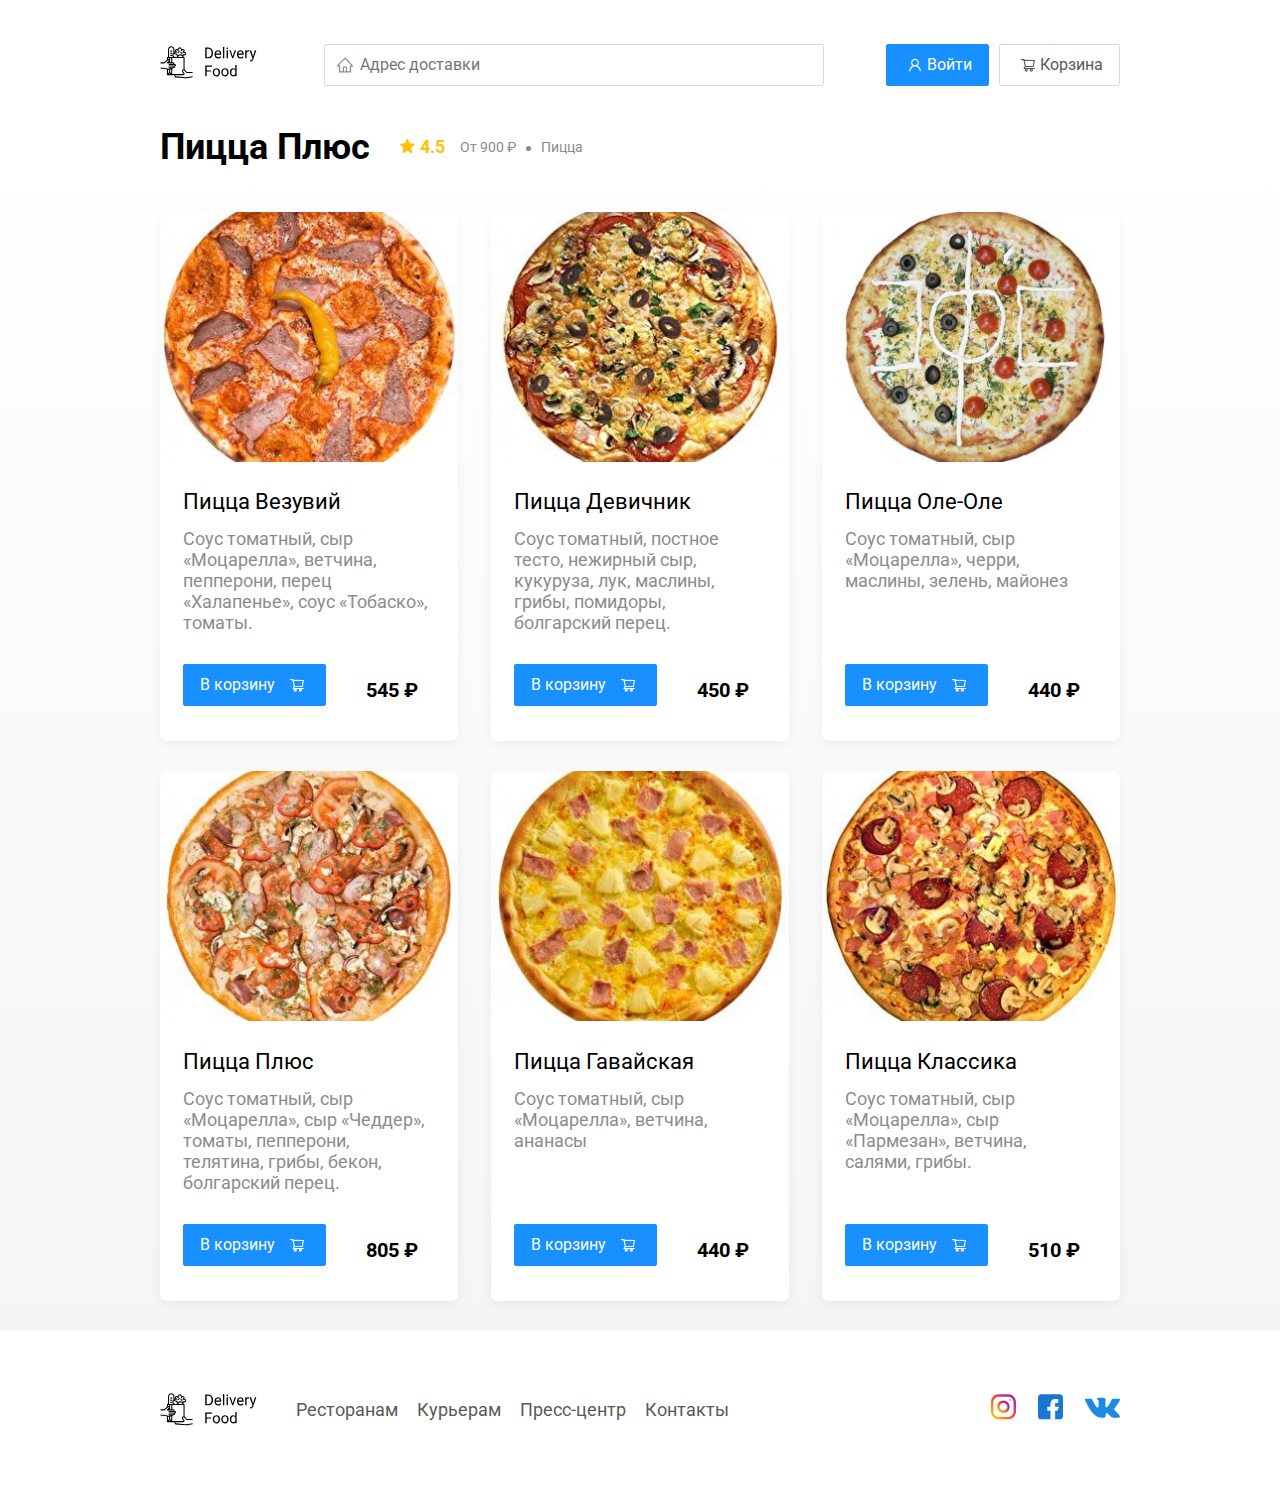
<file: restaurant.html>
<!DOCTYPE html>
<html lang="ru">
<head>
	<meta charset="UTF-8"/>
	<meta name="viewport" content="width=device-width, initial-scale=1.0"/>
	<title>PizzaBurger — доставка еды на дом</title>
	<link
			href="https://fonts.googleapis.com/css?family=Roboto:400,700&display=swap&subset=cyrillic"
			rel="stylesheet"
	/>
	<link rel="stylesheet" href="css/normalize.css"/>
	<link rel="stylesheet" href="css/style.css"/>
</head>
<body>
	<div class="container">
		<header class="header">
			<a href="index.html" class="logo">
				<img src="img/icon/logo.svg" alt="Logo"/>
			</a>
			<label class="address">
				<input type="text" class="input input-address" placeholder="Адрес доставки"/>
			</label>
			<div class="buttons">
				<button class="button button-primary button-auth">
					<span class="button-auth-svg"></span>
					<span class="button-text">Войти</span>
				</button>
				<button class="button" id="cart-button">
					<span class="button-cart-svg"></span>
					<span class="button-text">Корзина</span>
				</button>
			</div>
		</header>
	</div>
	<!-- /.container  -->

	<main class="main">
		<div class="container">
			<section class="menu">
				<div class="section-heading">
					<h2 class="section-title restaurant-title">Пицца Плюс</h2>
					<div class="card-info">
						<div class="rating">
							4.5
						</div>
						<div class="price">От 900 ₽</div>
						<div class="category">Пицца</div>
					</div>
					<!-- /.card-info -->
				</div>
				<div class="cards cards-menu">
					<div class="card">
						<img src="img/pizza-plus/pizza-vesuvius.jpg" alt="image" class="card-image"/>
						<div class="card-text">
							<div class="card-heading">
								<h3 class="card-title card-title-reg">Пицца Везувий</h3>
							</div>
							<!-- /.card-heading -->
							<div class="card-info">
								<div class="ingredients">Соус томатный, сыр «Моцарелла», ветчина, пепперони, перец
								                         «Халапенье», соус «Тобаско», томаты.
								</div>
							</div>
							<!-- /.card-info -->
							<div class="card-buttons">
								<button class="button button-primary button-add-cart">
									<span class="button-card-text">В корзину</span>
									<span class="button-cart-svg"></span>
								</button>
								<strong class="card-price-bold">545 ₽</strong>
							</div>
						</div>
						<!-- /.card-text -->
					</div>
					<!-- /.card -->

					<div class="card">
						<img src="img/pizza-plus/pizza-girls.jpg" alt="image" class="card-image"/>
						<div class="card-text">
							<div class="card-heading">
								<h3 class="card-title card-title-reg">Пицца Девичник</h3>
							</div>
							<!-- /.card-heading -->
							<div class="card-info">
								<div class="ingredients">Соус томатный, постное тесто, нежирный сыр, кукуруза, лук, маслины,
								                         грибы, помидоры, болгарский перец.
								</div>
							</div>
							<!-- /.card-info -->
							<div class="card-buttons">
								<button class="button button-primary button-add-cart">
									<span class="button-card-text">В корзину</span>
									<span class="button-cart-svg"></span>
								</button>
								<strong class="card-price-bold">450 ₽</strong>
							</div>
						</div>
						<!-- /.card-text -->
					</div>
					<!-- /.card -->

					<div class="card">
						<img src="img/pizza-plus/pizza-oleole.jpg" alt="image" class="card-image"/>
						<div class="card-text">
							<div class="card-heading">
								<h3 class="card-title card-title-reg">Пицца Оле-Оле</h3>
							</div>
							<!-- /.card-heading -->
							<div class="card-info">
								<div class="ingredients">Соус томатный, сыр «Моцарелла», черри, маслины, зелень, майонез
								</div>
							</div>
							<!-- /.card-info -->
							<div class="card-buttons">
								<button class="button button-primary button-add-cart">
									<span class="button-card-text">В корзину</span>
									<span class="button-cart-svg"></span>
								</button>
								<strong class="card-price-bold">440 ₽</strong>
							</div>
						</div>
						<!-- /.card-text -->
					</div>
					<!-- /.card -->

					<div class="card">
						<img src="img/pizza-plus/pizza-plus.jpg" alt="image" class="card-image"/>
						<div class="card-text">
							<div class="card-heading">
								<h3 class="card-title card-title-reg">Пицца Плюс</h3>
							</div>
							<!-- /.card-heading -->
							<div class="card-info">
								<div class="ingredients">Соус томатный, сыр «Моцарелла», сыр «Чеддер», томаты, пепперони,
								                         телятина, грибы, бекон, болгарский перец.
								</div>
							</div>
							<!-- /.card-info -->
							<div class="card-buttons">
								<button class="button button-primary button-add-cart">
									<span class="button-card-text">В корзину</span>
									<span class="button-cart-svg"></span>
								</button>
								<strong class="card-price-bold">805 ₽</strong>
							</div>
						</div>
						<!-- /.card-text -->
					</div>
					<!-- /.card -->

					<div class="card">
						<img src="img/pizza-plus/pizza-hawaiian.jpg" alt="image" class="card-image"/>
						<div class="card-text">
							<div class="card-heading">
								<h3 class="card-title card-title-reg">Пицца Гавайская</h3>
							</div>
							<!-- /.card-heading -->
							<div class="card-info">
								<div class="ingredients">Соус томатный, сыр «Моцарелла», ветчина, ананасы</div>
							</div>
							<!-- /.card-info -->
							<div class="card-buttons">
								<button class="button button-primary button-add-cart">
									<span class="button-card-text">В корзину</span>
									<span class="button-cart-svg"></span>
								</button>
								<strong class="card-price-bold">440 ₽</strong>
							</div>
						</div>
						<!-- /.card-text -->
					</div>
					<!-- /.card -->

					<div class="card">
						<img src="img/pizza-plus/pizza-classic.jpg" alt="image" class="card-image"/>
						<div class="card-text">
							<div class="card-heading">
								<h3 class="card-title card-title-reg">Пицца Классика</h3>
							</div>
							<!-- /.card-heading -->
							<div class="card-info">
								<div class="ingredients">Соус томатный, сыр «Моцарелла», сыр «Пармезан», ветчина, салями,
								                         грибы.
								</div>
							</div>
							<!-- /.card-info -->
							<div class="card-buttons">
								<button class="button button-primary button-add-cart">
									<span class="button-card-text">В корзину</span>
									<span class="button-cart-svg"></span>
								</button>
								<strong class="card-price-bold">510 ₽</strong>
							</div>
						</div>
						<!-- /.card-text -->
					</div>
					<!-- /.card -->
				</div>
				<!-- /.cards -->
			</section>
		</div>
		<!-- /.container -->
	</main>

	<footer class="footer">
		<div class="container">
			<div class="footer-block">
				<img src="img/icon/logo.svg" alt="logo" class="logo footer-logo"/>
				<nav class="footer-nav">
					<a href="#" class="footer-link">Ресторанам </a>
					<a href="#" class="footer-link">Курьерам</a>
					<a href="#" class="footer-link">Пресс-центр</a>
					<a href="#" class="footer-link">Контакты</a>
				</nav>
				<div class="social-links">
					<a href="#" class="social-link"><img src="img/social/instagram.svg" alt="instagram"/></a>
					<a href="#" class="social-link"><img src="img/social/fb.svg" alt="facebook"/></a>
					<a href="#" class="social-link"><img src="img/social/vk.svg" alt="vk"/></a>
				</div>
				<!-- /.social-links -->
			</div>
			<!-- /.footer-block -->
		</div>
	</footer>

	<div class="modal modal-cart">
		<div class="modal-dialog">
			<div class="modal-header">
				<h3 class="modal-title">Корзина</h3>
				<button class="close">&times;</button>
			</div>
			<!-- /.modal-header -->
			<div class="modal-body">
				<div class="food-row">
					<span class="food-name">Ролл угорь стандарт</span>
					<strong class="food-price">250 ₽</strong>
					<div class="food-counter">
						<button class="counter-button">-</button>
						<span class="counter">1</span>
						<button class="counter-button">+</button>
					</div>
				</div>
				<!-- /.foods-row -->
				<div class="food-row">
					<span class="food-name">Ролл угорь стандарт</span>
					<strong class="food-price">250 ₽</strong>
					<div class="food-counter">
						<button class="counter-button">-</button>
						<span class="counter">1</span>
						<button class="counter-button">+</button>
					</div>
				</div>
				<!-- /.foods-row -->
				<div class="food-row">
					<span class="food-name">Ролл угорь стандарт</span>
					<strong class="food-price">250 ₽</strong>
					<div class="food-counter">
						<button class="counter-button">-</button>
						<span class="counter">1</span>
						<button class="counter-button">+</button>
					</div>
				</div>
				<!-- /.foods-row -->
				<div class="food-row">
					<span class="food-name">Ролл угорь стандарт</span>
					<strong class="food-price">250 ₽</strong>
					<div class="food-counter">
						<button class="counter-button">-</button>
						<span class="counter">1</span>
						<button class="counter-button">+</button>
					</div>
				</div>
				<!-- /.foods-row -->
			</div>
			<!-- /.modal-body -->
			<div class="modal-footer">
				<span class="modal-pricetag">1250 ₽</span>
				<div class="footer-buttons">
					<button class="button button-primary">Оформить заказ</button>
					<button class="button clear-cart">Отмена</button>
				</div>
			</div>
			<!-- /.modal-footer -->
		</div>
		<!-- /.modal-dialog -->
	</div>


	<script src="js/main.js"></script>
</body>
</html>
</file>
<file: css/style.css>
* {
    box-sizing: border-box;
}

body {
    font-family: "Roboto", sans-serif;
    padding-top: 44px;
}

a,
button {
    cursor: pointer;
    color: inherit;
}

.hide {
    display: none;
}

.container {
    max-width: 1200px;
    margin: auto;
}

.header {
    display: flex;
    align-items: center;
    justify-content: space-between;
    margin-bottom: 40px;
}

.input {
    background-color: #ffffff;
    border: 1px solid #d9d9d9;
    border-radius: 2px;
    font-size: 16px;
    line-height: 24px;
    padding: 8px 8px 8px 35px;
    background-repeat: no-repeat;
    background-position: left 11px center;
}

.address {
    flex: 0.8;
}

.input-address {
    width: 100%;
    background-image: url(../img/icon/home.svg);
}

.search {
    margin-left: auto;
}

.input-search {
    width: 300px;
    background-image: url(../img/icon/search.svg);

}

.buttons {
    display: flex;
    align-items: center;
}

.button {
    display: flex;
    align-items: center;
    padding: 8px 16px;
    background: #ffffff;
    border: 1px solid #d9d9d9;
    box-sizing: border-box;
    box-shadow: 0 0 2px rgba(0, 0, 0, 0.0015);
    border-radius: 2px;
    color: #595959;
    font-size: 16px;
    line-height: 24px;
}

.button:hover {
    background: #1890ff;
    border: 1px solid #1890ff;
    color: #fff;
}


.button-primary {
    background: #1890ff;
    border: 1px solid #1890ff;
    color: #fff;
    margin-right: 10px;
}

.button-primary:hover {
    background: #ffffff;
    border: 1px solid #d9d9d9;
    color: #595959;
}

.button-icon {
    margin-right: 6px;
}

.button-card-text {
    margin-right: 10px;
}

.button-auth {
    background-position: 20px 13px;
}

.button-primary .button-auth-svg {
    width: 24px;
    height: 24px;
    background-color: #fff;
    -webkit-mask: url("../img/icon/user.svg") no-repeat 50% 50%;
    mask: url("../img/icon/user.svg") no-repeat 50% 50%;
    background-repeat: no-repeat;
}

.button-primary:hover .button-auth-svg {
    background-color: #595959;
}

.button .button-cart-svg {
    width: 24px;
    height: 24px;
    background-color: #595959;
    -webkit-mask: url("../img/icon/shopping-cart.svg") no-repeat 50% 50%;
    mask: url("../img/icon/shopping-cart.svg") no-repeat 50% 50%;
    background-repeat: no-repeat;
}

.button-primary .button-cart-svg {
    background-color: #fff;
}

.button:hover .button-cart-svg {
    background-color: #fff;
}

.button-primary:hover .button-cart-svg {
    background-color: #595959;
}

.button-cart {
    display: none;
    margin: 0 5px;
}

.button-out {
    display: none;
    margin: 0 5px;
}

.user-name {
    display: none;
    margin-right: 20px;
    font-weight: bold;
    font-size: 18px;
}

.promo-slider {

    width: 600px;
    height: 300px;

}

.promo {
    box-shadow: 0 7px 12px rgba(158, 158, 163, 0.1);
    border-radius: 10px;
    padding: 68px 70px;
    margin-bottom: 56px;
}

.pizza {
    background: #fff1b8 url(../img/promo/pizza.png) no-repeat top -100px right -250px / 830px
}

.kebab {
    background: #D6E4FF url(../img/promo/kebab.png) no-repeat top 45px right 40px / 450px;
}

.vegetables {
    background: #FFF566 url(../img/promo/vegetables.png) no-repeat top 0 right 0 / 825px
}

.sushi {
    background: #FFF1F0 url(../img/promo/sushi.png) no-repeat top 10px right 15px / 500px
}

.promo-title {
    font-style: normal;
    font-weight: bold;
    font-size: 39px;
    line-height: 46px;
    color: #302c34;
}

.promo-text {
    font-style: normal;
    font-weight: normal;
    font-size: 24px;
    line-height: 28px;
    color: #302c34;
    max-width: 538px;
}

.main {
    background: linear-gradient(180deg, rgba(245, 245, 245, 0) 1.04%, #f5f5f5 100%);
}

.section-heading {
    display: flex;
    align-items: center;
    margin-bottom: 44px;
}

.section-title {
    font-style: normal;
    font-weight: bold;
    font-size: 36px;
    line-height: 42px;
    margin: 0 30px 0 0;
    color: #000000;
}

.cards {
    display: flex;
    align-items: flex-start;
    justify-content: space-between;
    flex-wrap: wrap;
}

.card {
    background: #ffffff;
    box-shadow: 0 4px 12px rgba(0, 0, 0, 0.05);
    border-radius: 7px;
    overflow: hidden;
    margin-bottom: 30px;
    flex-basis: 31%;
    text-decoration: none;

}

.card-restaurant {
    cursor: pointer
}

.card-image {
    width: 100%;
    height: 250px;
    object-fit: cover;
}


.card-text {
    padding: 20px 23px 35px;
    min-height: 275px;
    display: flex;
    flex-direction: column;
}



.restaurants .card-text {
    min-height: auto;
}

.card-heading {
    display: flex;
    align-items: center;
    justify-content: space-between;
    margin-bottom: 10px;
}

.card-title {
    margin: 0;
    font-style: normal;
    font-weight: bold;
    font-size: 22px;
    line-height: 32px;
}

.card-title-reg {
    font-weight: 400;
}

.card-tag {
    font-style: normal;
    font-weight: normal;
    font-size: 12px;
    line-height: 20px;
    color: #ffffff;
    background: #262626;
    border-radius: 2px;
    padding: 1px 8px;
}

.card-info {
    display: flex;
    align-items: center;
    flex-wrap: wrap;
}

.card-buttons {
    display: flex;
    margin-top: 24px;
    flex-grow: 1;
    align-items: flex-end;
}

.card-price-bold {
    font-weight: bold;
    font-size: 20px;
    line-height: 32px;
    margin-left: 30px;
}

.rating {
    background-image: url("../img/icon/rating.svg");
    background-repeat: no-repeat;
    background-position: 0 7px;
    padding-left: 20px;
    margin-right: 26px;
    color: #ffc107;
    font-weight: bold;
    font-size: 18px;
    line-height: 32px;
}

.price,
.category {
    color: #8c8c8c;
    font-size: 18px;
    line-height: 32px;
}

.price {
    margin-right: 10px;
}

.ingredients {
    color: #8c8c8c;
    font-size: 18px;
    line-height: 21px;
}

.category {
    text-overflow: ellipsis;
    overflow: hidden;
    white-space: nowrap;
    max-width: 150px;
}

.price:after {
    content: "";
    width: 5px;
    height: 5px;
    background-color: #8c8c8c;
    display: inline-block;
    vertical-align: middle;
    border-radius: 50%;
    margin-left: 10px;
}

.footer {
    padding: 60px 0;
}

.footer-block {
    display: flex;
    align-items: center;
    justify-content: space-between;
}

.footer-nav {
    margin-left: 35px;
    margin-right: auto;
}

.footer-link {
    display: inline-block;
    color: #595959;
    font-style: normal;
    font-weight: normal;
    font-size: 18px;
    line-height: 21px;
    text-decoration: none;
}

.footer-link:not(:last-child) {
    margin-right: 15px;
}

.social-links {
    display: flex;
    align-items: center;
}

.social-link:not(:last-child) {
    margin-right: 21px;
}

.modal {
    position: fixed;
    left: 0;
    top: 0;
    width: 100%;
    height: 100%;
    background: rgba(0, 0, 0, 0.4);
    display: none;
    z-index: 999;
}

.modal-auth {
    position: fixed;
    left: 0;
    top: 0;
    width: 100%;
    height: 100%;
    background: rgba(0, 0, 0, 0.4);
    display: none;
    z-index: 999;
}

.is-open {
    display: flex;
}

.modal-dialog {
    max-width: 780px;
    width: 95%;
    background: #ffffff;
    border-radius: 5px;
    margin: auto;
    padding: 40px 45px;
}

.modal-dialog-auth {
    width: auto;
    position: relative;
}

.label-auth {
    display: block;
    margin: 30px;
}

.label-auth span {
    width: 80px;
    display: inline-block;
}

.modal-header {
    display: flex;
    align-items: center;
    justify-content: space-between;
    margin-bottom: 45px;
}

.modal-title {
    margin: 0;
    font-weight: bold;
    font-size: 36px;
    line-height: 42px;
}

.close {
    font-size: 36px;
    border: none;
    background-color: transparent;
}

.close-auth {
    font-size: 36px;
    border: none;
    background-color: transparent;
    position: absolute;
    top: 10px;
    right: 20px;
}

.modal-body {
    margin-bottom: 22px;
}

.food-row {
    display: flex;
    align-items: flex-start;
    justify-content: space-between;
    padding-bottom: 8px;
    border-bottom: 1px solid #d9d9d9;
    margin-bottom: 15px;
}

.food-name {
    font-weight: normal;
    font-size: 18px;
    line-height: 32px;
}

.food-price {
    margin-left: auto;
    margin-right: 47px;
    font-weight: bold;
    font-size: 20px;
    line-height: 32px;
}

.food-counter {
    display: flex;
    align-items: center;
}

.counter-button {
    display: flex;
    align-items: center;
    justify-content: center;
    width: 39px;
    height: 32px;
    background: #ffffff;
    border: 1px solid #40a9ff;
    box-sizing: border-box;
    border-radius: 2px;
    font-weight: normal;
    font-size: 14px;
    line-height: 22px;
    color: #40a9ff;
}

.counter-button:hover {
    background: #40a9ff;
    border: 1px solid #ffffff;
    color: #ffffff;
}

.counter {
    font-size: 16px;
    line-height: 24px;
    margin-left: 10px;
    margin-right: 10px;
}

.modal-footer {
    display: flex;
    align-items: center;
    justify-content: space-between;
}

.modal-auth .modal-footer {
    justify-content: flex-end;
}

.footer-buttons {
    display: flex;
    align-items: center;
}

.modal-pricetag {
    background: #262626;
    border-radius: 5px;
    color: #ffffff;
    padding: 15px 20px;
    font-size: 20px;
    line-height: 23px;
}

@media (max-width: 1366px) {
    .container {
        max-width: 960px;
    }

    .pizza {
        background-position: center right -300px;
        background-size: 750px;
    }


    .kebab {
        background-position: top -5px right -93px;
        background-size: 530px;
    }

    .vegetables {
        background-position: top 0 right -93px;
        background-size: 820px;
    }

    .sushi {
        background-position: center right -90px;
    }

    .rating {
        margin-right: 15px;
    }

    .category,
    .price {
        font-size: 14px;
    }
}

@media (max-width: 992px) {
    .container {
        max-width: 750px;
    }



    .pizza {
        padding: 50px;
        background-size: 500px;
        background-position: center right -200px;
    }


    .kebab {
        background-position: top 55px right -100px;
        background-size: 385px;
    }

    .vegetables {
        background-position: top 0 right -280px;
        background-size: 810px;
    }

    .sushi {
        background-position: top 30px right -175px;
    }



    .promo-text {
        font-size: 18px;
        max-width: 400px;
    }

    .card {
        flex-basis: 49%;
    }

    .footer-link {
        font-size: 16px;
    }
}

@media (max-width: 768px) {
    .container {
        max-width: 560px;
    }

    .card-info {
        flex-wrap: wrap;
    }

    .card .rating {
        flex-basis: 100%;
    }

    .card-title {
        font-size: 18px;
    }

    .card-text {
        min-height: 290px;
    }

    .card-price-bold {
        margin-left: 20px;
    }


    .pizza {
        background-size: 400px;
        background-position: bottom 50px right -200px;
    }


    .kebab {
        background-position: top -5px right -74px;
        background-size: 300px;
    }

    .vegetables {
        background-position: top 0 right -240px;
        background-size: 702px;
    }

    .sushi {
        background-position: top -24px right -75px;
        background-size: 302px;
    }

    .promo-title {
        font-size: 24px;
        line-height: 1.4;
    }

    .promo-text {
        margin-top: 0;
    }
}

@media (max-width: 578px) {
    .container {
        width: 90%;
    }

    .address {
        min-width: 100%;
        order: 1;
    }

    .header {
        flex-wrap: wrap;
    }

    .input-address {
        margin-top: 15px;
        order: 5;
        flex: 1;
    }

    .promo {
        background-image: none;
    }

    .promo-title {
        margin-bottom: 10px;
    }

    .section-title {
        font-size: 20px;
    }

    .card {
        flex-basis: 100%;
    }

    .card-text {
        min-height: auto;
    }

    .card-image {
        width: 100%;
    }

    .footer {
        padding: 30px 0;
    }

    .footer-block {
        align-items: flex-start;
    }

    .footer-nav {
        margin-left: 0;
        margin-right: 0;
        order: 0;
        display: flex;
        flex-direction: column;
    }

    .footer-logo {
        margin-right: 15px;
        order: 1;
    }

    .social-links {
        order: 2;
    }
}

@media (max-width: 480px) {
    .button-text {
        display: none;
    }

    .button-icon {
        margin: 0;
    }

    .user-name {
        margin: 10px;

    }

    .buttons {
        flex-wrap: wrap;
        margin-left: auto;
    }

    .button {
        min-height: 40px;
        padding: 5px 12px;

    }

    .button-out-svg {
        width: 24px;
        height: 24px;
        background-color: #fff;
        -webkit-mask: url(../img/icon/logout.svg) no-repeat 50% 50%;
        mask: url(../img/icon/logout.svg) no-repeat 50% 50%;
        background-repeat: no-repeat;
        -webkit-mask-size: 20px;
        mask-size: 20px;
    }

    .promo {
        padding: 20px;
    }

    .section-heading {
        flex-wrap: wrap;
    }

    .footer-block {
        flex-wrap: wrap;
        flex-direction: column;
        align-items: center;
    }

    .footer-logo {
        order: 0;
        margin-bottom: 20px;
    }

    .footer-nav {
        margin-bottom: 20px;
        text-align: center;
    }

    .footer-link:not(:last-child) {
        margin-right: 0;
    }
}
</file>
